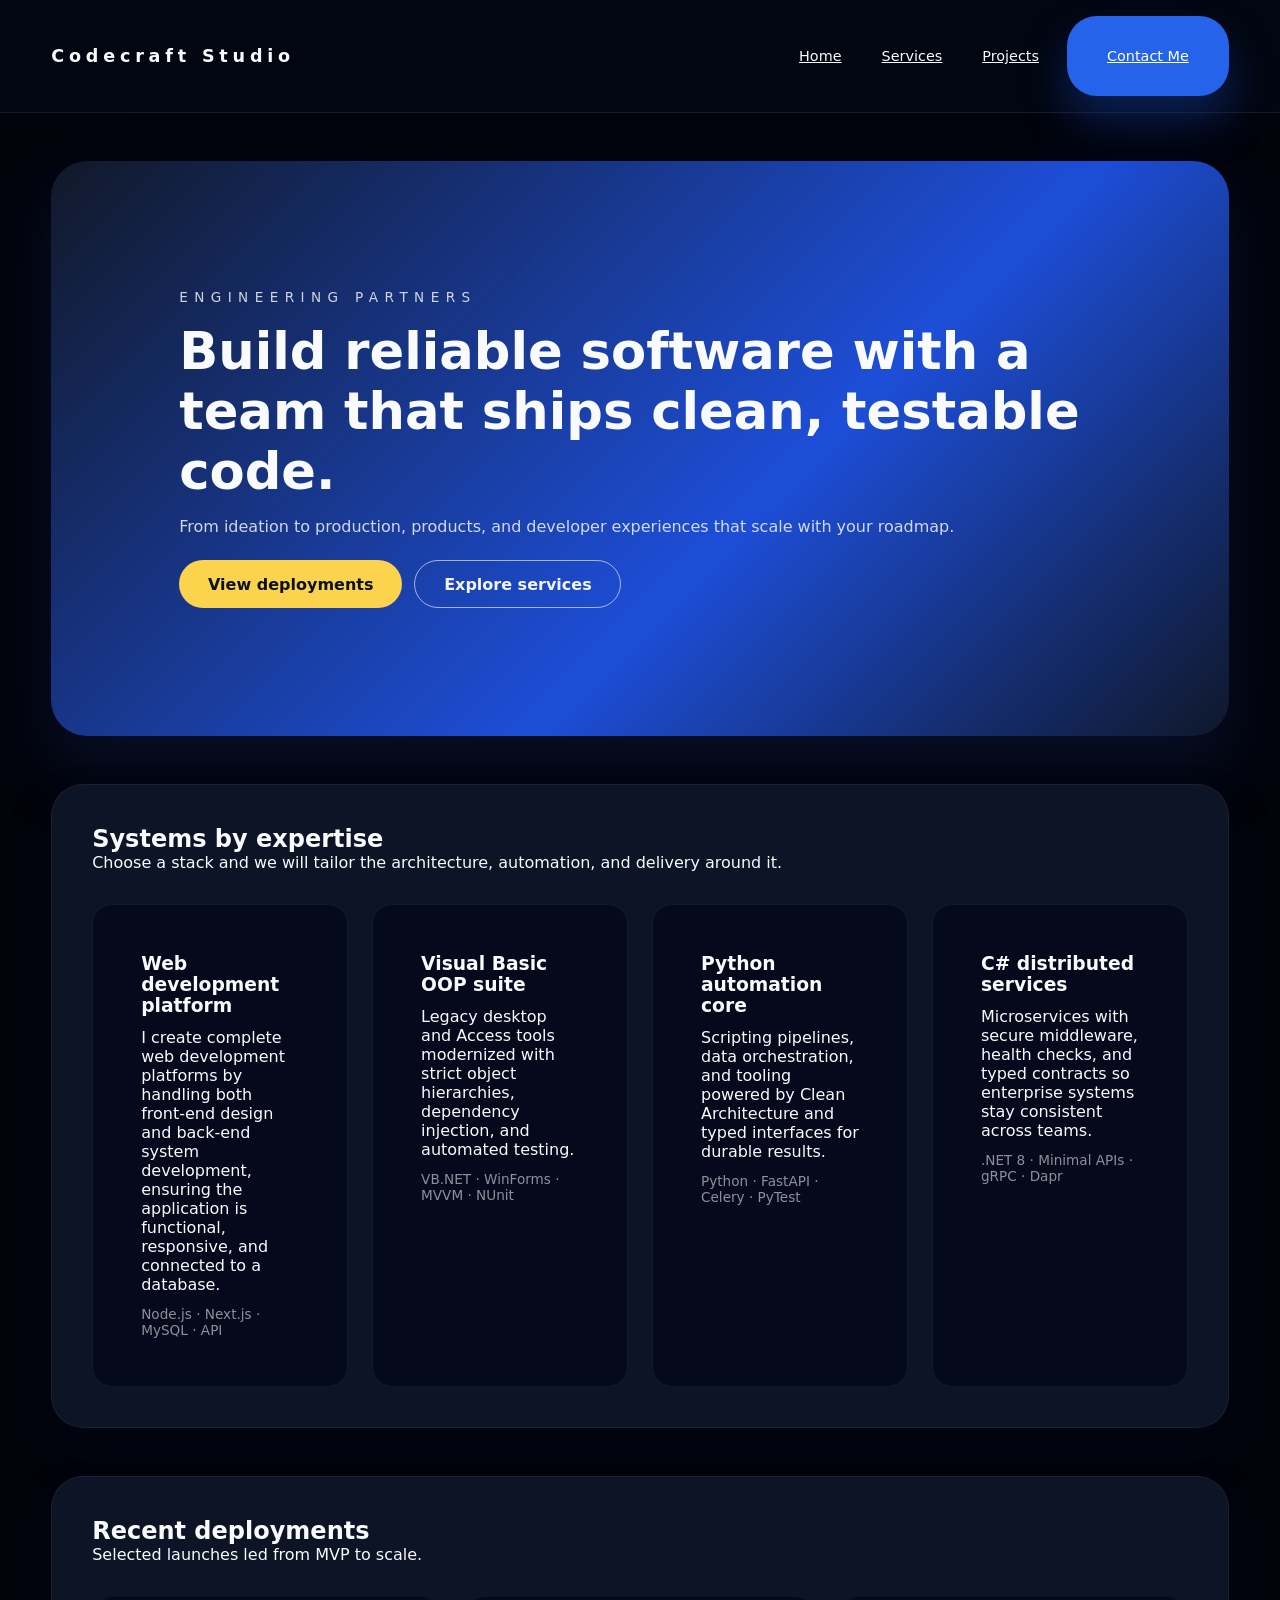
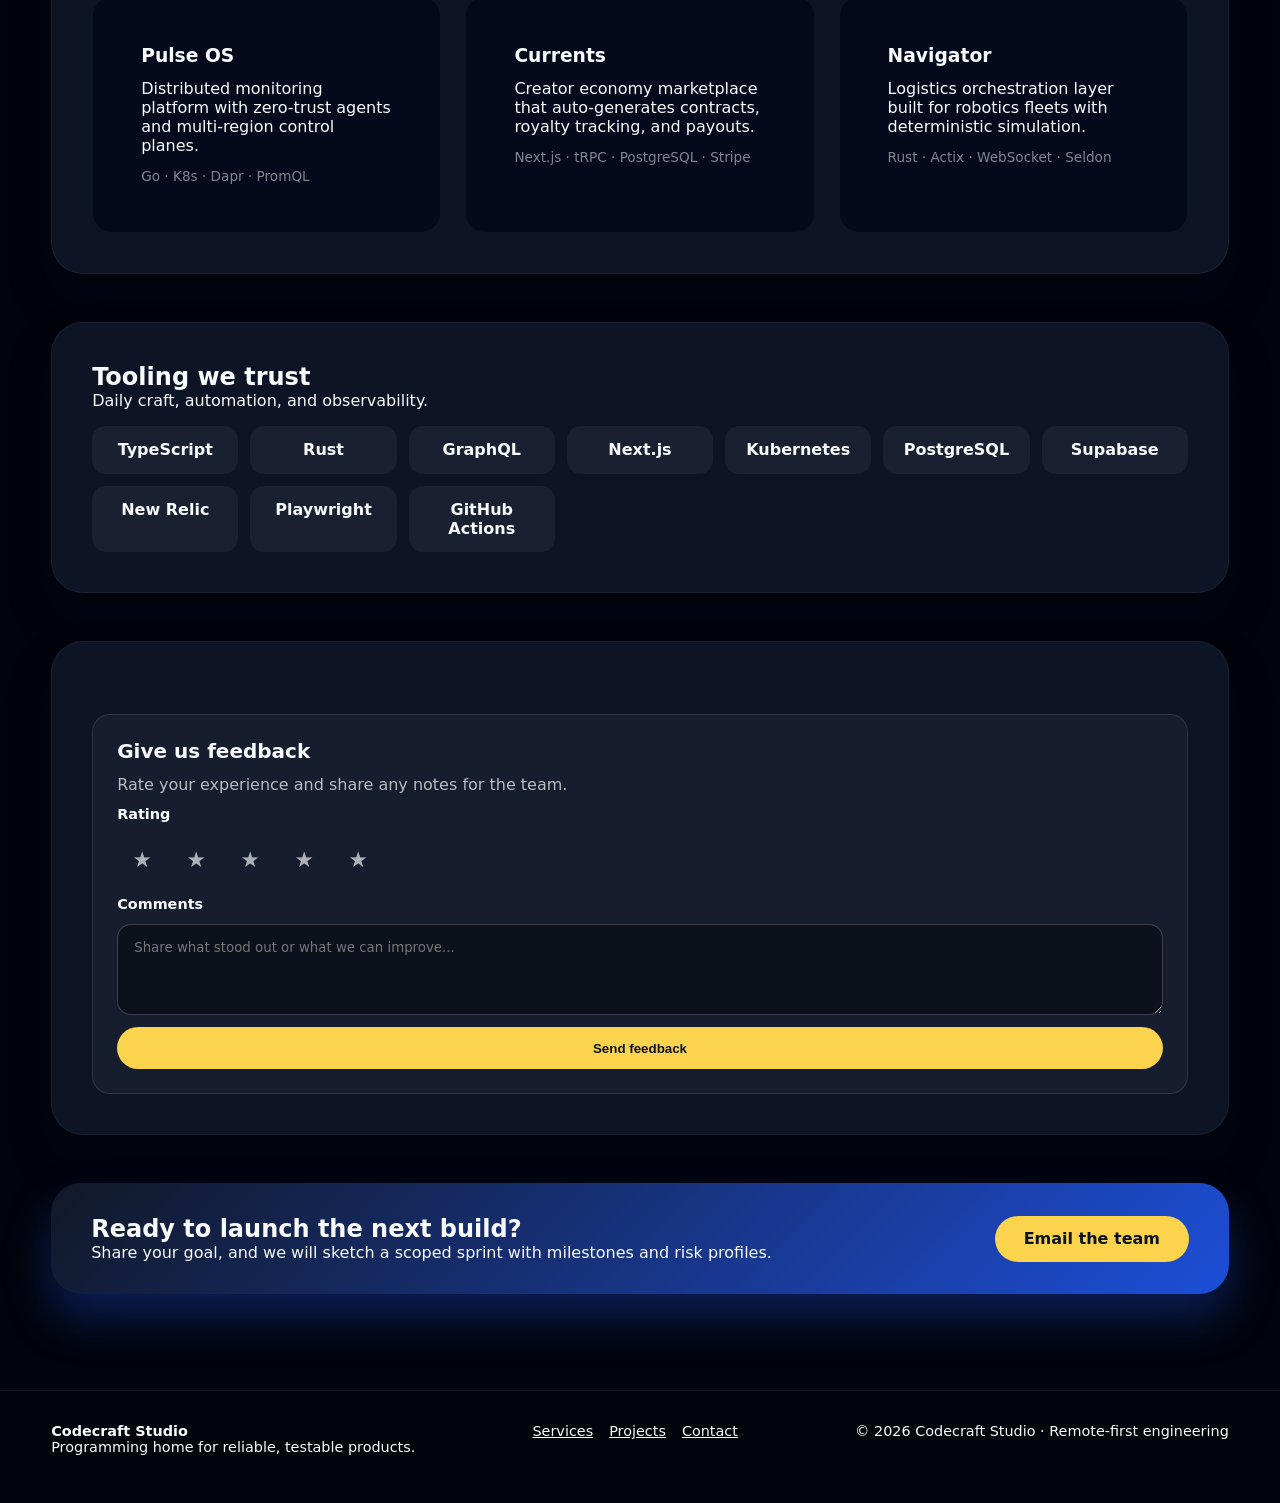
<file: index.html>
﻿<!DOCTYPE html>
<html lang="en">
<head>
  <meta charset="UTF-8">
  <meta http-equiv="X-UA-Compatible" content="IE=edge">
  <meta name="viewport" content="width=device-width, initial-scale=1.0">
  <title>Codecraft Studio | Programming Home</title>
  <link rel="stylesheet" href="style.css">
</head>
<body>

   <header>
    <div class="logo">Codecraft Studio</div>
    <nav>
      <a href="index.html">Home</a>
      <a href="services.html">Services</a>
      <a href="project.html">Projects</a>
      <a class="cta" href="contact.html">Contact Me</a>
    </nav>
  </header>

  <main>
    <section class="hero" id="hero">
      <div class="hero-copy">
        <p class="eyebrow">Engineering partners</p>
        <h1>Build reliable software with a team that ships clean, testable code.</h1>
        <p>From ideation to production, products, and developer experiences that scale with your roadmap.</p>
        <div class="hero-actions">
          <a class="btn primary" href="project.html">View deployments</a>
          <a class="btn ghost" href="services.html">Explore services</a>
        </div>
      </div>

    </section>

    <section class="systems" id="systems">
      <div class="section-heading">
        <h2>Systems by expertise</h2>
        <p>Choose a stack and we will tailor the architecture, automation, and delivery around it.</p>
      </div>
      <div class="system-grid">
        <article class="system-card">
          <h3>Web development platform</h3>
          <p>I create complete web development platforms by handling both front-end design and back-end system development, ensuring the application is functional, responsive, and connected to a database.</p>
          <span>Node.js · Next.js · MySQL · API</span>
        </article>
        <article class="system-card">
          <h3>Visual Basic OOP suite</h3>
          <p>Legacy desktop and Access tools modernized with strict object hierarchies, dependency injection, and automated testing.</p>
          <span>VB.NET · WinForms · MVVM · NUnit</span>
        </article>
        <article class="system-card">
          <h3>Python automation core</h3>
          <p>Scripting pipelines, data orchestration, and tooling powered by Clean Architecture and typed interfaces for durable results.</p>
          <span>Python · FastAPI · Celery · PyTest</span>
        </article>
        <article class="system-card">
          <h3>C# distributed services</h3>
          <p>Microservices with secure middleware, health checks, and typed contracts so enterprise systems stay consistent across teams.</p>
          <span>.NET 8 · Minimal APIs · gRPC · Dapr</span>
        </article>
      </div>
    </section>

    <section class="projects" id="projects">
      <div class="section-heading">
        <h2>Recent deployments</h2>
        <p>Selected launches led from MVP to scale.</p>
      </div>
      <div class="project-grid">
        <article class="project-card">
          <h3>Pulse OS</h3>
          <p>Distributed monitoring platform with zero-trust agents and multi-region control planes.</p>
          <span>Go · K8s · Dapr · PromQL</span>
        </article>
        <article class="project-card">
          <h3>Currents</h3>
          <p>Creator economy marketplace that auto-generates contracts, royalty tracking, and payouts.</p>
          <span>Next.js · tRPC · PostgreSQL · Stripe</span>
        </article>
        <article class="project-card">
          <h3>Navigator</h3>
          <p>Logistics orchestration layer built for robotics fleets with deterministic simulation.</p>
          <span>Rust · Actix · WebSocket · Seldon</span>
        </article>
      </div>
    </section>

    <section class="tech-stack">
      <div class="stack-heading">
        <h2>Tooling we trust</h2>
        <p>Daily craft, automation, and observability.</p>
      </div>
      <div class="stack-grid">
        <div>TypeScript</div>
        <div>Rust</div>
        <div>GraphQL</div>
        <div>Next.js</div>
        <div>Kubernetes</div>
        <div>PostgreSQL</div>
        <div>Supabase</div>
        <div>New Relic</div>
        <div>Playwright</div>
        <div>GitHub Actions</div>
      </div>
    </section>

    <section class="testimonials">
      <form class="feedback-form">
        <h3>Give us feedback</h3>
        <p>Rate your experience and share any notes for the team.</p>
        <label class="rating" for="rating">Rating</label>
        <div class="rating-inputs" role="group" aria-label="Select rating">
          <label class="star">
            <input type="radio" name="rating" value="1" aria-label="1 star">
            <span aria-hidden="true">★</span>
          </label>
          <label class="star">
            <input type="radio" name="rating" value="2" aria-label="2 stars">
            <span aria-hidden="true">★</span>
          </label>
          <label class="star">
            <input type="radio" name="rating" value="3" aria-label="3 stars">
            <span aria-hidden="true">★</span>
          </label>
          <label class="star">
            <input type="radio" name="rating" value="4" aria-label="4 stars">
            <span aria-hidden="true">★</span>
          </label>
          <label class="star">
            <input type="radio" name="rating" value="5" aria-label="5 stars">
            <span aria-hidden="true">★</span>
          </label>
        </div>
        <label for="feedback">Comments</label>
        <textarea id="feedback" name="feedback" rows="4" placeholder="Share what stood out or what we can improve..."></textarea>
        <button class="btn primary" type="submit">Send feedback</button>
      </form>
    </section>

    <section class="cta" id="contact">
      <div>
        <h2>Ready to launch the next build?</h2>
        <p>Share your goal, and we will sketch a scoped sprint with milestones and risk profiles.</p>
      </div>
      <a class="btn primary" href="mailto:hello@codecraft.dev">Email the team</a>
    </section>
  </main>

  <footer>
    <div>
      <strong>Codecraft Studio</strong>
      <p>Programming home for reliable, testable products.</p>
    </div>
    <div class="footer-links">
      <a href="services.html">Services</a>
      <a href="project.html">Projects</a>
      <a href="contact.html">Contact</a>  
    </div>
    <p>© 2026 Codecraft Studio · Remote-first engineering</p>
  </footer>
  <script>
    (() => {
      const ratingInputs = document.querySelectorAll('.rating-inputs input');
      const stars = document.querySelectorAll('.rating-inputs span');
      let selectedRating = 0;

      const highlight = (value) => {
        stars.forEach((star, index) => {
          star.classList.toggle('filled', index < value);
        });
      };

      ratingInputs.forEach((input, index) => {
        const label = input.closest('label');
        label.dataset.value = index + 1;

        input.addEventListener('change', () => {
          selectedRating = index + 1;
          highlight(selectedRating);
        });

        label.addEventListener('mouseenter', () => highlight(index + 1));
        label.addEventListener('mouseleave', () => highlight(selectedRating));
      });

      highlight(selectedRating);
    })();
  </script>
</body>
</html>
</file>
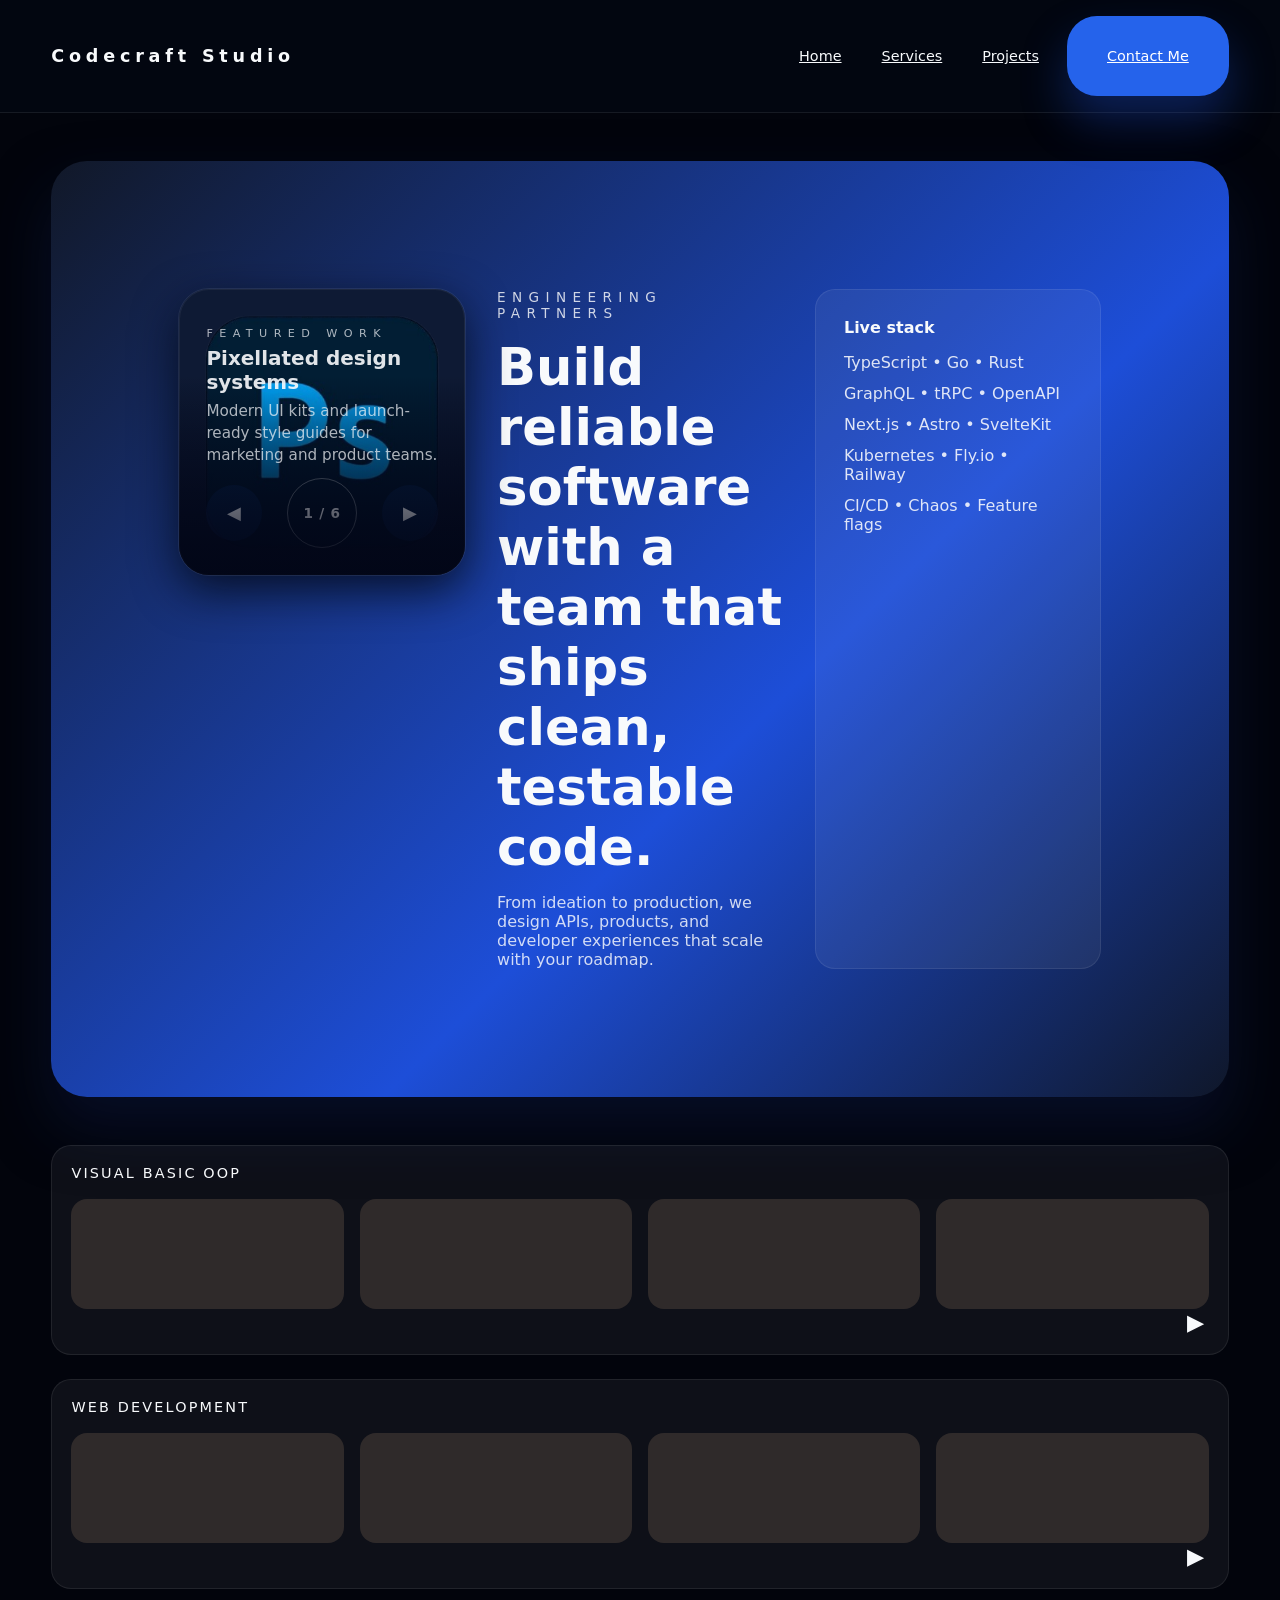
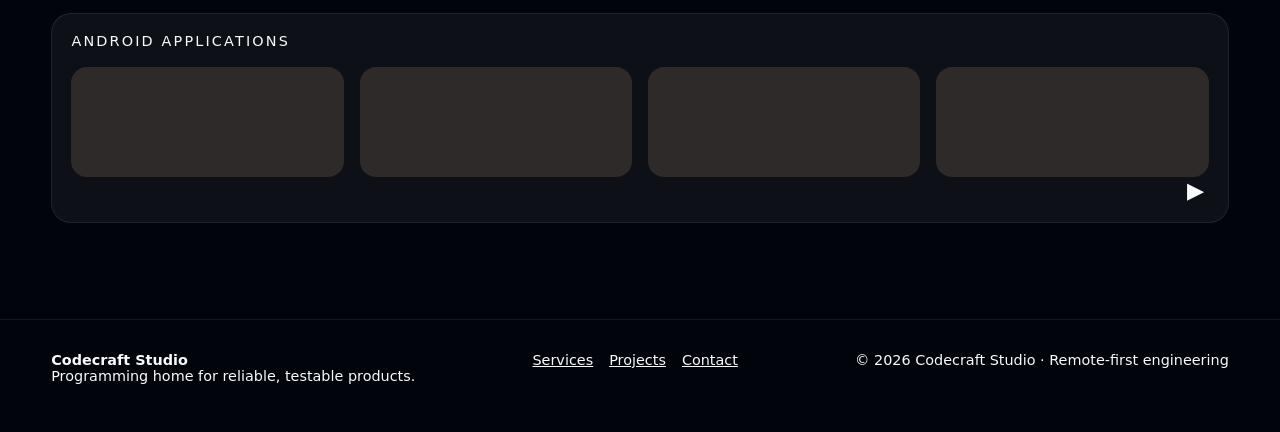
<file: project.html>
﻿<!DOCTYPE html>
<html lang="en">
  <head>
    <meta charset="UTF-8" />
    <meta name="viewport" content="width=device-width, initial-scale=1.0" />
    <title>Codecraft Studio | Projects</title>
    <link rel="stylesheet" href="project.css" />
    <link rel="stylesheet" href="style.css">
  </head>
  <body>
    <header>
      <div class="logo">Codecraft Studio</div>
      <nav>
        <a href="index.html">Home</a>
        <a href="services.html">Services</a>
        <a href="project.html">Projects</a>
        <a class="cta" href="contact.html">Contact Me</a>
      </nav>
    </header>

    <main>
      <section class="hero" id="hero">
        <div class="hero-visual">
          <div
            class="hero-slider"
            role="region"
            aria-live="polite"
            aria-label="Featured project highlight"
          >
            <div class="slider-overlay">
              <p class="slider-details__eyebrow">Featured work</p>
              <h3 class="slider-details__title">Designing for resilient platforms</h3>
              <p class="slider-details__copy">
                Visual proofs of modern systems we build for clients across tooling,
                productivity, and platform engineering.
              </p>
            </div>
            <div class="slider-controls">
              <button
                type="button"
                class="slider-control slider-control--left"
                aria-label="Show previous project"
              >
                &#x25C0;
              </button>
              <div class="slider-circle" aria-hidden="true">
                <span class="slider-circle__label">1 / 4</span>
              </div>
              <button
                type="button"
                class="slider-control slider-control--right"
                aria-label="Show next project"
              >
                &#x25B6;
              </button>
            </div>
          </div>
        </div>
        <div class="hero-content">
          <p class="hero-eyebrow">Engineering partners</p>
          <h1>
            Build reliable software with a team that ships clean, testable code.
          </h1>
          <p>
            From ideation to production, we design APIs, products, and developer
            experiences that scale with your roadmap.
          </p>
        </div>
        <div class="hero-panel">
          <p>Live stack</p>
          <ul>
            <li>TypeScript &bull; Go &bull; Rust</li>
            <li>GraphQL &bull; tRPC &bull; OpenAPI</li>
            <li>Next.js &bull; Astro &bull; SvelteKit</li>
            <li>Kubernetes &bull; Fly.io &bull; Railway</li>
            <li>CI/CD &bull; Chaos &bull; Feature flags</li>
          </ul>
        </div>
      </section>

      <section class="showcase">
        <div class="category">
          <div class="category__heading">Visual Basic OOP</div>
          <div class="category__row">
            <article class="tile"></article>
            <article class="tile"></article>
            <article class="tile"></article>
            <article class="tile"></article>
          </div>
          <div class="section-arrow">&#x25B6;</div>
        </div>
        <div class="category">
          <div class="category__heading">Web Development</div>
          <div class="category__row">
            <article class="tile"></article>
            <article class="tile"></article>
            <article class="tile"></article>
            <article class="tile"></article>
          </div>
          <div class="section-arrow">&#x25B6;</div>
        </div>
        <div class="category">
          <div class="category__heading">Android Applications</div>
          <div class="category__row">
            <article class="tile"></article>
            <article class="tile"></article>
            <article class="tile"></article>
            <article class="tile"></article>
          </div>
          <div class="section-arrow">&#x25B6;</div>
        </div>
      </section>
    </main>

    <footer>
      <div>
        <strong>Codecraft Studio</strong>
        <p>Programming home for reliable, testable products.</p>
      </div>
      <div class="footer-links">
        <a href="services.html">Services</a>
        <a href="project.html">Projects</a>
        <a href="contact.html">Contact</a>
      </div>
      <p>© 2026 Codecraft Studio · Remote-first engineering</p>
    </footer>

    <script src="project-slider.js" defer></script>
  </body>
</html>
</file>
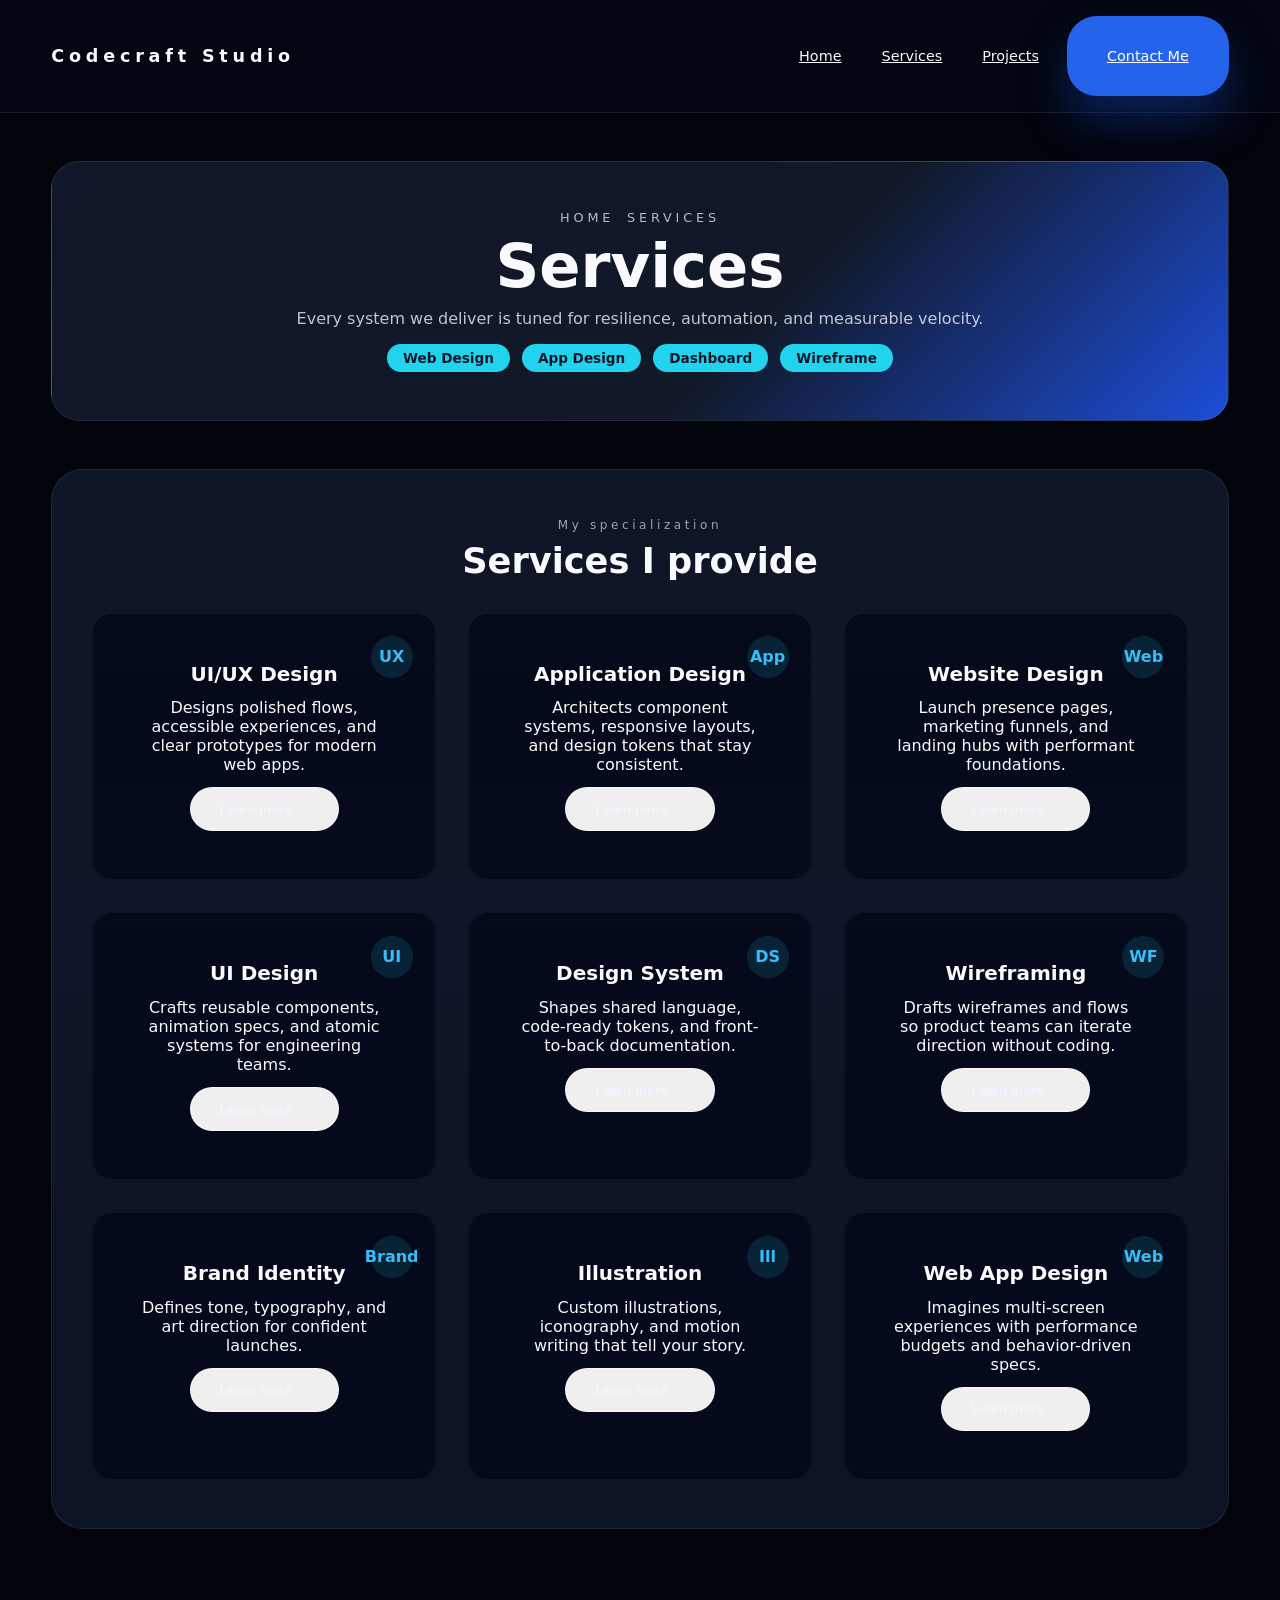
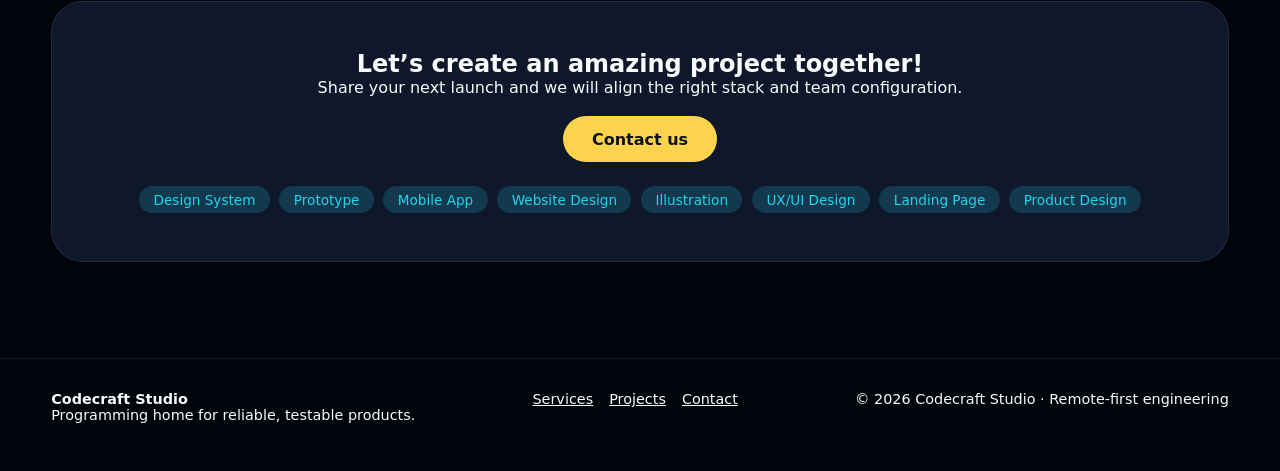
<file: services.html>
<!DOCTYPE html>
<html lang="en">
<head>
  <meta charset="UTF-8">
  <meta http-equiv="X-UA-Compatible" content="IE=edge">
  <meta name="viewport" content="width=device-width, initial-scale=1.0">
  <title>Codecraft Studio | Services</title>
  <link rel="stylesheet" href="style.css">
  <link rel="stylesheet" href="service.css">
</head>
<body>
     <header>
    <div class="logo">Codecraft Studio</div>
    <nav>
      <a href="index.html">Home</a>
      <a href="services.html">Services</a>
      <a href="project.html">Projects</a>
      <a class="cta" href="contact.html">Contact Me</a>
    </nav>
  </header>

  <main>
    <section class="services-hero" id="services">
      <div class="hero-breadcrumbs">
        <span>Home</span>
        <span>Services</span>
      </div>
      <h1>Services</h1>
      <p class="hero-subtitle">Every system we deliver is tuned for resilience, automation, and measurable velocity.</p>
      <div class="hero-tags">
        <span>Web Design</span>
        <span>App Design</span>
        <span>Dashboard</span>
        <span>Wireframe</span>
      </div>
    </section>

    <section class="services-grid">
      <div class="grid-heading">
        <p>My specialization</p>
        <h2>Services I provide</h2>
      </div>
      <div class="service-grid">
        <article class="service-card">
          <span class="service-icon">UX</span>
          <h3>UI/UX Design</h3>
          <p>Designs polished flows, accessible experiences, and clear prototypes for modern web apps.</p>
          <button class="btn ghost">Learn more →</button>
        </article>
        <article class="service-card">
          <span class="service-icon">App</span>
          <h3>Application Design</h3>
          <p>Architects component systems, responsive layouts, and design tokens that stay consistent.</p>
          <button class="btn ghost">Learn more →</button>
        </article>
        <article class="service-card">
          <span class="service-icon">Web</span>
          <h3>Website Design</h3>
          <p>Launch presence pages, marketing funnels, and landing hubs with performant foundations.</p>
          <button class="btn ghost">Learn more →</button>
        </article>
        <article class="service-card">
          <span class="service-icon">UI</span>
          <h3>UI Design</h3>
          <p>Crafts reusable components, animation specs, and atomic systems for engineering teams.</p>
          <button class="btn ghost">Learn more →</button>
        </article>
        <article class="service-card">
          <span class="service-icon">DS</span>
          <h3>Design System</h3>
          <p>Shapes shared language, code-ready tokens, and front-to-back documentation.</p>
          <button class="btn ghost">Learn more →</button>
        </article>
        <article class="service-card">
          <span class="service-icon">WF</span>
          <h3>Wireframing</h3>
          <p>Drafts wireframes and flows so product teams can iterate direction without coding.</p>
          <button class="btn ghost">Learn more →</button>
        </article>
        <article class="service-card">
          <span class="service-icon">Brand</span>
          <h3>Brand Identity</h3>
          <p>Defines tone, typography, and art direction for confident launches.</p>
          <button class="btn ghost">Learn more →</button>
        </article>
        <article class="service-card">
          <span class="service-icon">Ill</span>
          <h3>Illustration</h3>
          <p>Custom illustrations, iconography, and motion writing that tell your story.</p>
          <button class="btn ghost">Learn more →</button>
        </article>
        <article class="service-card">
          <span class="service-icon">Web</span>
          <h3>Web App Design</h3>
          <p>Imagines multi-screen experiences with performance budgets and behavior-driven specs.</p>
          <button class="btn ghost">Learn more →</button>
        </article>
      </div>
    </section>

    <section class="services-cta">
      <h2>Let’s create an amazing project together!</h2>
      <p>Share your next launch and we will align the right stack and team configuration.</p>
      <a class="btn primary" href="contact.html">Contact us</a>
      <div class="ticker">
        <span>Design System</span>
        <span>Prototype</span>
        <span>Mobile App</span>
        <span>Website Design</span>
        <span>Illustration</span>
        <span>UX/UI Design</span>
        <span>Landing Page</span>
        <span>Product Design</span>
      </div>
    </section>


    </section>
  </main>

  <footer>
    <div>
      <strong>Codecraft Studio</strong>
      <p>Programming home for reliable, testable products.</p>
    </div>
    <div class="footer-links">
      <a href="services.html">Services</a>
      <a href="project.html">Projects</a>
      <a href="contact.html">Contact</a>
    </div>
    <p>© 2026 Codecraft Studio · Remote-first engineering</p>
  </footer>
</body>
</html>
</file>
<file: style.css>
:root {
  font-family: "Inter", "Segoe UI", system-ui, sans-serif;
  color: #f1f5ff;
  background-color: #030711;
}

* {
  box-sizing: border-box;
  margin: 0;
  padding: 0;
}

body {
  background: #02040c;
  color: #f8fafc;
  min-height: 100vh;
}

a {
  color: inherit;
}

header {
  position: sticky;
  top: 0;
  z-index: 10;
  background: rgba(3, 7, 17, 0.9);
  border-bottom: 1px solid rgba(255, 255, 255, 0.08);
  display: flex;
  justify-content: space-between;
  align-items: center;
  padding: 1rem 4vw;
  backdrop-filter: blur(12px);
}

.logo {
  font-weight: 700;
  letter-spacing: 0.3rem;
  font-size: 1.1rem;
}

nav {
  display: flex;
  gap: 1rem;
  flex-wrap: wrap;
  align-items: center;
  text-align: center;
}

nav a {
  font-size: 0.9rem;
  padding: 0.35rem 0.75rem;
  border-radius: 999px;
  transition: background 0.2s ease;
}

nav a:hover {
  background: rgba(255, 255, 255, 0.1);
}

nav .cta {
  background: #2563eb;
  color: #fff;
  text-align: center;
}

main {
  padding: 3rem 4vw 4rem;
  display: flex;
  flex-direction: column;
  gap: 3rem;
}

.hero {
  background: linear-gradient(135deg, #111828, #1d4ed8 60%, #0f172a);
  border-radius: 36px;
  padding: 8rem;
  display: grid;
  grid-template-columns: repeat(auto-fit, minmax(260px, 1fr));
  gap: 2rem;
  box-shadow: 0 30px 60px rgba(10, 20, 55, 0.6);
}

.hero-copy h1 {
  font-size: clamp(2.4rem, 4vw, 3.5rem);
  margin: 1rem 0;
}

.hero-copy p {
  color: rgba(255, 255, 255, 0.8);
}

.eyebrow {
  letter-spacing: 0.4rem;
  font-size: 0.85rem;
  text-transform: uppercase;
}

.hero-actions {
  margin-top: 1.5rem;
  display: flex;
  flex-wrap: wrap;
  gap: 0.75rem;
}

.btn {
  border-radius: 999px;
  padding: 0.85rem 1.8rem;
  border: none;
  font-weight: 600;
  text-decoration: none;
  display: inline-flex;
  align-items: center;
  justify-content: center;
  transition: transform 0.2s ease, opacity 0.2s ease;
}

.btn.primary {
  background: #fcd34d;
  color: #0b1220;
}

.btn.ghost {
  border: 1px solid rgba(255, 255, 255, 0.6);
  color: #f1f5ff;
}

.btn:hover {
  transform: translateY(-2px);
}


.projects,
.systems,
.tech-stack,
.testimonials {
  padding: 2.5rem;
  border-radius: 32px;
  background: rgba(15, 23, 42, 0.9);
  border: 1px solid rgba(255, 255, 255, 0.05);
  box-shadow: 0 25px 40px rgba(2, 6, 23, 0.45);
}

.service-grid,
.project-grid {
  margin-top: 2rem;
  display: grid;
  grid-template-columns: repeat(auto-fit, minmax(220px, 1fr));
  gap: 1.5rem;
}

.system-grid {
  margin-top: 2rem;
  display: grid;
  grid-template-columns: repeat(auto-fit, minmax(220px, 1fr));
  gap: 1.5rem;
}

.system-card {
  padding: 3rem;
  border-radius: 20px;
  background: rgba(2, 6, 23, 0.7);
  border: 1px solid rgba(255, 255, 255, 0.06);
  display: flex;
  flex-direction: column;
  gap: 0.75rem;
}

.system-card span {
  font-size: 0.85rem;
  color: rgba(255, 255, 255, 0.55);
}

.service-card,
.project-card {
  background: rgba(2, 6, 23, 0.7);
  padding: 3rem;
  border-radius: 20px;
  border: 1px solid rgba(255, 255, 255, 0.04);
  display: flex;
  flex-direction: column;
  gap: 0.8rem;
}

.service-card .meta,
.project-card span {
  font-size: 0.85rem;
  color: rgba(255, 255, 255, 0.5);
}


.tech-stack {
  display: flex;
  flex-direction: column;
  gap: 1rem;
}

.stack-grid {
  display: grid;
  grid-template-columns: repeat(auto-fit, minmax(140px, 1fr));
  gap: 0.75rem;
}

.stack-grid div {
  border-radius: 14px;
  padding: 0.9rem 1rem;
  background: rgba(255, 255, 255, 0.05);
  text-align: center;
  font-weight: 600;
}

.testimonial-grid {
  margin-top: 2rem;
  display: grid;
  grid-template-columns: repeat(auto-fit, minmax(220px, 1fr));
  gap: 1rem;
}

.testimonial {
  padding: 1.5rem;
  border-radius: 18px;
  background: rgba(15, 23, 42, 0.6);
  border: 1px solid rgba(255, 255, 255, 0.05);
}

.feedback-form {
  margin-top: 2rem;
  padding: 1.5rem;
  background: rgba(255, 255, 255, 0.04);
  border-radius: 18px;
  border: 1px solid rgba(255, 255, 255, 0.1);
  display: flex;
  flex-direction: column;
  gap: 0.75rem;
}

.feedback-form h3 {
  margin: 0;
  font-size: 1.25rem;
}

.feedback-form p {
  margin: 0;
  color: rgba(255, 255, 255, 0.7);
}

.feedback-form label {
  font-size: 0.9rem;
  font-weight: 600;
}

.rating-inputs {
  display: flex;
  gap: 0.25rem;
}

.rating-inputs .star {
  display: inline-flex;
  width: 50px;
  height: 50px;
  align-items: center;
  justify-content: center;
  transition: transform 0.2s ease, background 0.2s ease, border-color 0.2s ease;
  cursor: pointer;
}

.rating-inputs .star span {
  font-size: 1.35rem;
  color: rgba(255, 255, 255, 0.65);
}

.rating-inputs input {
  display: none;
}

.rating-inputs input:focus-visible + span {
  color: #fcd34d;
}

.rating-inputs span {
  transition: transform 0.2s ease, color 0.2s ease;
}

.rating-inputs span.filled {
  color: #fcd34d;
  transform: scale(1.1);
}

.rating-inputs .star:hover {
  border-color: rgba(252, 211, 77, 0.8);
}

.feedback-form textarea {
  width: 100%;
  border-radius: 14px;
  border: 1px solid rgba(255, 255, 255, 0.2);
  background: rgba(0, 0, 0, 0.4);
  color: #f8fafc;
  padding: 0.9rem 1rem;
  font-family: inherit;
  resize: vertical;
}

.feedback-form textarea:focus {
  outline: none;
  border-color: #fcd34d;
}

.testimonial span {
  display: block;
  margin-top: 1rem;
  color: rgba(255, 255, 255, 0.6);
}

.cta {
  display: flex;
  align-items: center;
  justify-content: space-between;
  flex-wrap: wrap;
  gap: 1rem;
  background: linear-gradient(135deg, #111827, #1d4ed8);
  padding: 2rem 2.5rem;
  border-radius: 30px;
  box-shadow: 0 25px 45px rgba(29, 78, 216, 0.35);
}

footer {
  margin-top: 2rem;
  padding: 2rem 4vw 3rem;
  border-top: 1px solid rgba(255, 255, 255, 0.08);
  display: flex;
  flex-wrap: wrap;
  gap: 1rem;
  justify-content: space-between;
  font-size: 0.9rem;
}

.footer-links {
  display: flex;
  gap: 1rem;
}

footer a:hover {
  text-decoration: underline;
}

@media (max-width: 700px) {
  header {
    flex-direction: column;
    gap: 0.75rem;
  }

  .hero,
  .services,
  .projects,
  .tech-stack,
  .testimonials,
  .cta {
    padding: 1.75rem;
  }
}
</file>
<file: project.css>
:root {
  font-family: "Inter", "Segoe UI", system-ui, sans-serif;
  color: #f1f5ff;
  background-color: #030711;
}

*,
*::before,
*::after {
  box-sizing: border-box;
}
  
body {
  margin: 0;
  background: #02040c;
  color: #f8fafc;
  min-height: 100vh;
}

a {
  color: inherit;
}

header {
  position: sticky;
  top: 0;
  z-index: 10;
  background: rgba(3, 7, 17, 0.9);
  border-bottom: 1px solid rgba(255, 255, 255, 0.08);
  display: flex;
  justify-content: space-between;
  align-items: center;
  padding: 1rem 4vw;
  backdrop-filter: blur(12px);
}

.logo {
  font-weight: 700;
  letter-spacing: 0.3rem;
  font-size: 1.1rem;
}

nav {
  display: flex;
  gap: 1rem;
  flex-wrap: wrap;
  align-items: center;
}

nav a {
  font-size: 0.9rem;
  padding: 0.35rem 0.75rem;
  border-radius: 999px;
  transition: background 0.2s ease;
}

nav a:hover {
  background: rgba(255, 255, 255, 0.1);
}

nav .cta {
  background: #2563eb;
  color: #fff;
}


main {
  padding: 3rem 4vw 4rem;
  display: flex;
  flex-direction: column;
  gap: 3rem;
}

.hero {
  background: linear-gradient(135deg, #111828, #1d4ed8 60%, #0f172a);
  border-radius: 36px;
  padding: 3rem;
  display: grid;
  grid-template-columns: repeat(auto-fit, minmax(220px, 1fr));
  gap: 2rem;
  box-shadow: 0 30px 60px rgba(10, 20, 55, 0.6);
}

.hero-visual {
  display: flex;
  flex-direction: column;
  gap: 1rem;
}

.hero-slider {
  min-height: 220px;
  min-width: 220px;
  border-radius: 30px;
  position: relative;
  background: radial-gradient(circle at 10% 20%, rgba(255, 255, 255, 0.07), transparent 45%),
    #0e1a34;
  outline: 1px solid rgba(255, 255, 255, 0.08);
  overflow: hidden;
  background-size: cover;
  background-position: center;
  background-repeat: no-repeat;
  aspect-ratio: 1 / 1;
  display: flex;
  flex-direction: column;
  justify-content: flex-end;
  padding: 1.7rem;
  gap: 0.75rem;
  transition: background-image 0.6s ease;
  box-shadow: inset 0 0 0 1px rgba(255, 255, 255, 0.06), 0 15px 45px rgba(3, 7, 17, 0.8);
}

.hero-slider::after {
  content: "";
  position: absolute;
  inset: 0;
  background: linear-gradient(180deg, rgba(15, 23, 42, 0) 30%, rgba(2, 6, 23, 0.9));
  pointer-events: none;
}

.slider-overlay {
  display: flex;
  flex-direction: column;
  gap: 0.35rem;
  color: rgba(248, 250, 252, 0.9);
  z-index: 1;
}

.slider-details__eyebrow {
  letter-spacing: 0.4rem;
  text-transform: uppercase;
  font-size: 0.7rem;
  color: rgba(248, 250, 252, 0.7);
  margin: 0;
}

.slider-details__title {
  margin: 0;
  font-size: 1.25rem;
  font-weight: 600;
}

.slider-details__copy {
  margin: 0;
  color: rgba(248, 250, 252, 0.7);
  font-size: 0.95rem;
  line-height: 1.45;
}

.slider-controls {
  display: flex;
  align-items: center;
  justify-content: space-between;
  gap: 1rem;
}

.slider-control {
  border: none;
  background: rgba(37, 99, 235, 0.1);
  color: #f8fafc;
  width: 56px;
  height: 56px;
  border-radius: 999px;
  font-size: 1.15rem;
  transition: background 0.2s ease, transform 0.2s ease;
  cursor: pointer;
}

.slider-control:hover,
.slider-control:focus-visible {
  background: rgba(37, 99, 235, 0.25);
  transform: translateY(-2px);
}

.slider-circle {
  border-radius: 999px;
  border: 1px solid rgba(255, 255, 255, 0.35);
  width: 70px;
  height: 70px;
  display: flex;
  align-items: center;
  justify-content: center;
  font-size: 0.85rem;
  letter-spacing: 0.06em;
}

.slider-circle__label {
  font-weight: 600;
}

.hero-content h1 {
  font-size: clamp(2.4rem, 4vw, 3.5rem);
  margin: 1rem 0;
  color: #f8fafc;
}

.hero-content p {
  color: rgba(255, 255, 255, 0.8);
}

.hero-eyebrow {
  letter-spacing: 0.4rem;
  font-size: 0.85rem;
  text-transform: uppercase;
}

.btn {
  border-radius: 999px;
  padding: 0.85rem 1.8rem;
  border: none;
  font-weight: 600;
  text-transform: uppercase;
  letter-spacing: 0.1em;
  display: inline-flex;
  align-items: center;
  justify-content: center;
  transition: transform 0.2s ease, opacity 0.2s ease;
}

.btn.primary {
  background: #fcd34d;
  color: #0b1220;
}

.btn.ghost {
  border: 1px solid rgba(255, 255, 255, 0.6);
  color: #f8fafc;
  background: transparent;
}

.btn:hover {
  transform: translateY(-2px);
}

.hero-panel {
  background: rgba(255, 255, 255, 0.06);
  border-radius: 20px;
  padding: 1.75rem;
  border: 1px solid rgba(255, 255, 255, 0.08);
}

.hero-panel p {
  font-weight: 600;
  margin-bottom: 1rem;
}

.hero-panel ul {
  list-style: none;
  display: flex;
  flex-direction: column;
  gap: 0.75rem;
  color: rgba(255, 255, 255, 0.85);
}

.showcase {
  display: grid;
  grid-template-columns: 1fr;
  gap: 1.5rem;
}

.category {
  background: rgba(255, 255, 255, 0.05);
  padding: 1.2rem;
  border-radius: 20px;
  border: 1px solid rgba(255, 255, 255, 0.08);
}

.category__heading {
  font-size: 0.9rem;
  text-transform: uppercase;
  letter-spacing: 0.15em;
  margin-bottom: 1.1rem;
}

.category__row {
  display: grid;
  grid-template-columns: repeat(4, minmax(0, 1fr));
  gap: 1rem;
}

.tile {
  min-height: 110px;
  border-radius: 16px;
  background: #2f2a2a;
}

.section-arrow {
  display: flex;
  justify-content: flex-end;
  font-size: 1.4rem;
  letter-spacing: 0.2em;
}

footer {
  margin-top: 2rem;
  padding: 2rem 4vw 3rem;
  border-top: 1px solid rgba(255, 255, 255, 0.08);
  display: flex;
  flex-wrap: wrap;
  gap: 1rem;
  justify-content: space-between;
  font-size: 0.9rem;
}

.footer-links {
  display: flex;
  gap: 1rem;
}

footer a:hover {
  text-decoration: underline;
}

@media (max-width: 700px) {
  .hero,
  .systems,
  .projects,
  .tech-stack,
  .testimonials,
  .cta {
    padding: 1.75rem;
  }

  .category__row {
    grid-template-columns: repeat(2, 1fr);
  }

  header {
    flex-direction: column;
    gap: 0.75rem;
  }
}
</file>
<file: service.css>
.services-hero {
  padding: 3rem 2.5rem;
  background: linear-gradient(135deg, #0f172a, #111827 60%, #1d4ed8);
  border-radius: 28px;
  border: 1px solid rgba(255, 255, 255, 0.08);
  text-align: center;
  color: #f8fafc;
  position: relative;
  overflow: hidden;
}

.hero-breadcrumbs {
  display: flex;
  justify-content: center;
  gap: 0.8rem;
  font-size: 0.8rem;
  margin-bottom: 0.4rem;
  letter-spacing: 0.3em;
  color: rgba(255, 255, 255, 0.7);
}

.hero-breadcrumbs span {
  text-transform: uppercase;
}

.services-hero h1 {
  font-size: clamp(2.5rem, 6vw, 3.8rem);
  margin-bottom: 0.5rem;
}

.hero-subtitle {
  color: rgba(255, 255, 255, 0.75);
  margin-bottom: 1rem;
}

.hero-tags {
  display: flex;
  justify-content: center;
  flex-wrap: wrap;
  gap: 0.75rem;
}

.hero-tags span {
  padding: 0.35rem 1rem;
  border-radius: 999px;
  background: #22d3ee;
  color: #0f172a;
  font-weight: 600;
  font-size: 0.85rem;
}

.services-grid {
  padding: 3rem 2.5rem;
  border-radius: 32px;
  background: linear-gradient(180deg, rgba(15, 23, 42, 0.95) 0%, rgba(15, 23, 42, 0.85) 100%);
  border: 1px solid rgba(255, 255, 255, 0.08);

}

.grid-heading {
  text-align: center;
  margin-bottom: 1.5rem;
}

.grid-heading p {
  letter-spacing: 0.3em;
  font-size: 0.75rem;
  color: rgba(255, 255, 255, 0.6);
}

.grid-heading h2 {
  font-size: 2.2rem;
  margin-top: 0.5rem;
}

.service-grid {
  display: grid;
  grid-template-columns: repeat(auto-fit, minmax(300px, 1fr));
  gap: 2rem;
  
}

.service-card {
  position: relative;
  padding: 3rem;
  align-items: center;
  text-align: center;
}

.service-icon {
  position: absolute;
  right: 1.4rem;
  top: 1.4rem;
  width: 42px;
  height: 42px;
  border-radius: 50%;
  background: rgba(34, 211, 238, 0.12);
  display: inline-flex;
  align-items: center;
  justify-content: center;
  color: #38bdf8;
  font-weight: 700;
}

.service-card h3 {
  font-size: 1.25rem;
}

.services-cta {
  margin-top: 1.5rem;
  padding: 3rem 2.5rem;
  border-radius: 32px;
  background: #0f172a;
  border: 1px solid rgba(255, 255, 255, 0.08);
  text-align: center;
  position: relative;
  overflow: hidden;
}

.services-cta .ticker {
  margin-top: 1.5rem;
  display: flex;
  justify-content: center;
  flex-wrap: wrap;
  gap: 0.6rem;
}

.ticker span {
  padding: 0.35rem 0.9rem;
  border-radius: 999px;
  background: rgba(34, 211, 238, 0.18);
  color: #22d3ee;
  font-size: 0.85rem;
}
 .services-cta p{
  padding-bottom: 1.2rem ;
}
</file>
